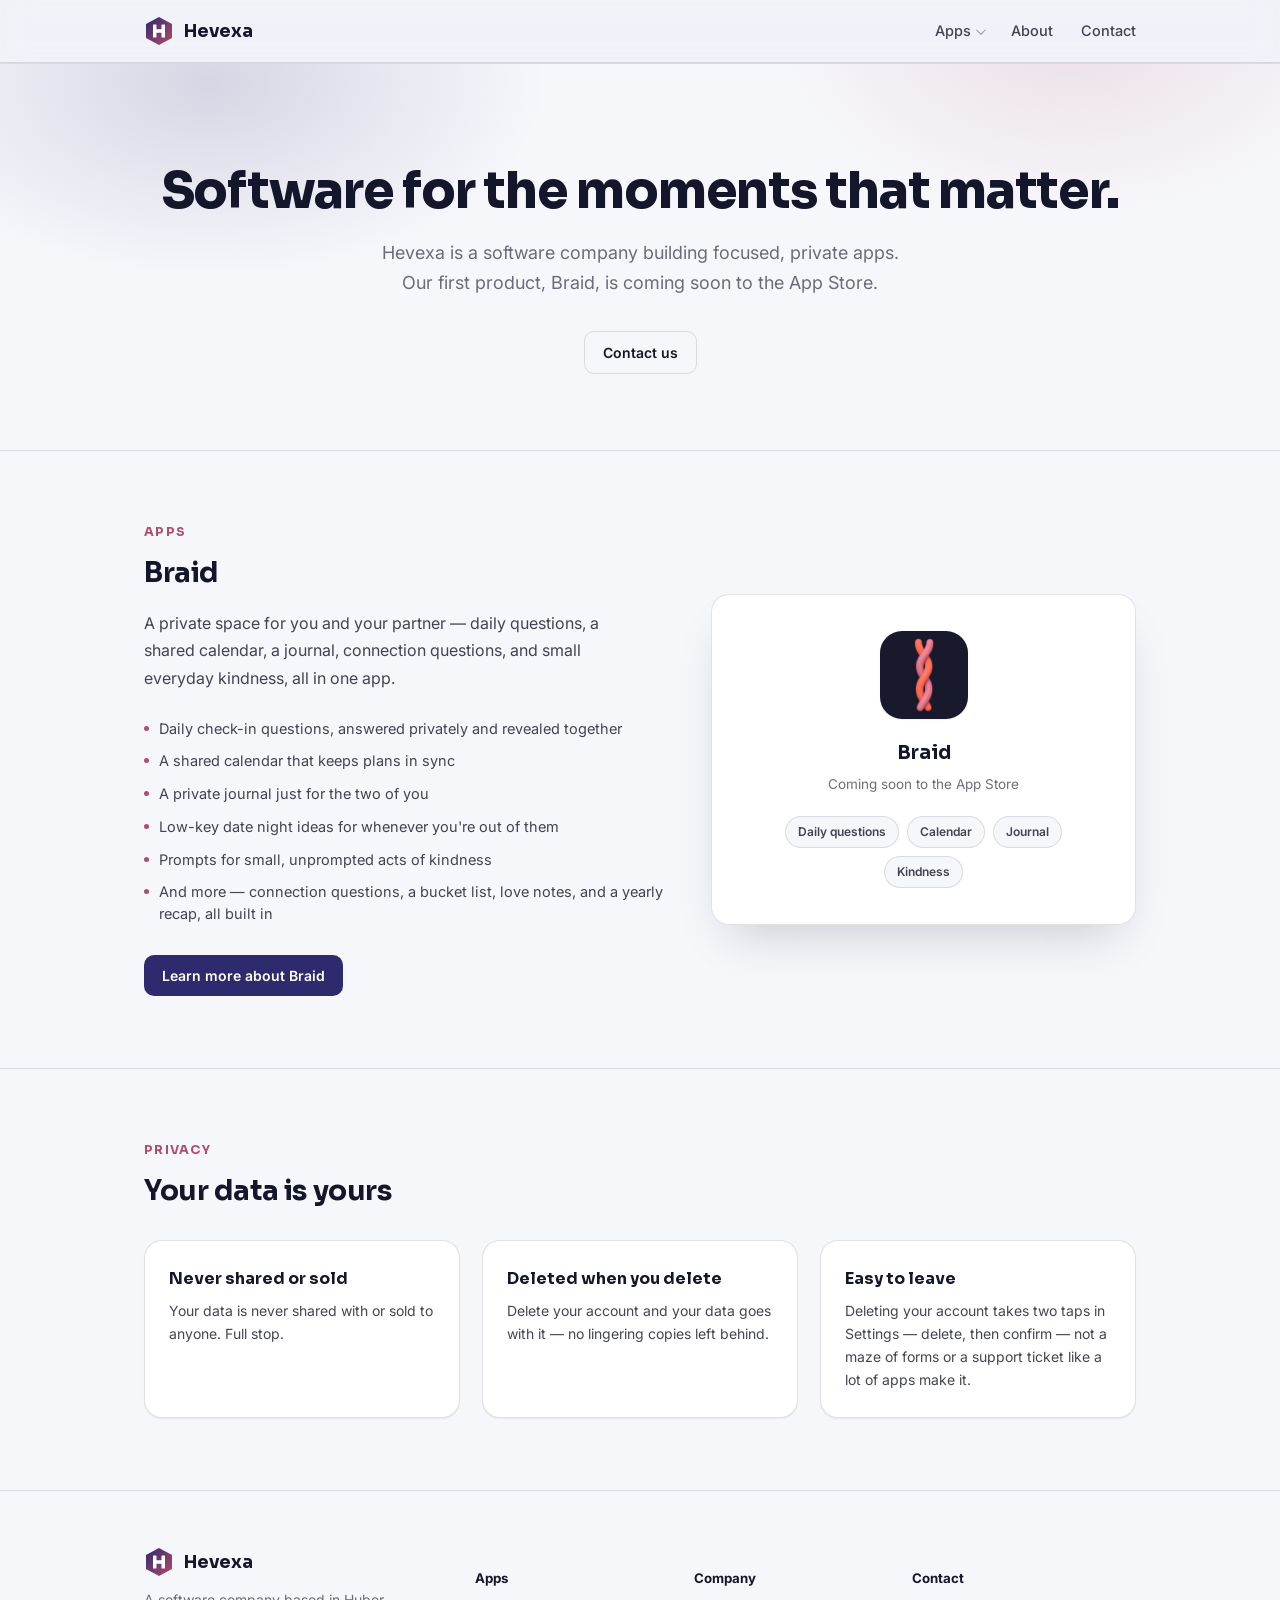
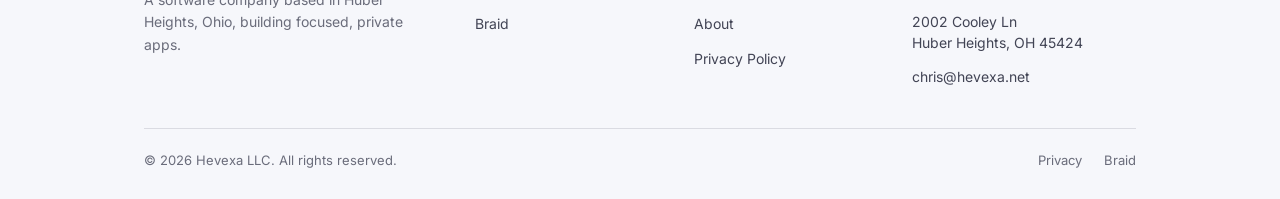
<file: index.html>
<!DOCTYPE html>
<html lang="en">
<head>
<meta charset="UTF-8">
<meta name="viewport" content="width=device-width, initial-scale=1.0">
<title>Hevexa LLC — Software company in Huber Heights, Ohio</title>
<meta name="description" content="Hevexa LLC is a software company based in Huber Heights, Ohio. Our first product, Braid, is a private app for couples — coming soon to the App Store.">
<link rel="canonical" href="https://hevexa.net/">
<link rel="icon" type="image/svg+xml" href="logo.svg">
<link rel="apple-touch-icon" href="logo.svg">
<meta name="theme-color" content="#3A3FC0">

<meta property="og:type" content="website">
<meta property="og:site_name" content="Hevexa">
<meta property="og:title" content="Hevexa LLC">
<meta property="og:description" content="A software company based in Huber Heights, Ohio, building Braid — a private app for couples.">
<meta property="og:url" content="https://hevexa.net/">
<meta property="og:image" content="https://hevexa.net/og-image.png">
<meta property="og:image:width" content="1200">
<meta property="og:image:height" content="630">
<meta name="twitter:card" content="summary_large_image">
<meta name="twitter:title" content="Hevexa LLC">
<meta name="twitter:description" content="A software company based in Huber Heights, Ohio, building Braid — a private app for couples.">

<link rel="preconnect" href="https://fonts.googleapis.com">
<link rel="preconnect" href="https://fonts.gstatic.com" crossorigin>
<link href="https://fonts.googleapis.com/css2?family=Sora:wght@600;700;800&family=Inter:wght@400;500;600&display=swap" rel="stylesheet">
<link rel="stylesheet" href="styles.css?v=2">

<script type="application/ld+json">
{
  "@context": "https://schema.org",
  "@type": "Organization",
  "name": "Hevexa",
  "legalName": "Hevexa LLC",
  "url": "https://hevexa.net/",
  "logo": "https://hevexa.net/logo.svg",
  "email": "chris@hevexa.net",
  "address": {
    "@type": "PostalAddress",
    "streetAddress": "2002 Cooley Ln",
    "addressLocality": "Huber Heights",
    "addressRegion": "OH",
    "postalCode": "45424",
    "addressCountry": "US"
  },
  "sameAs": [
    "https://braid.hevexa.net/"
  ]
}
</script>
</head>
<body>

<header class="site-header">
  <div class="wrap">
    <a class="brand" href="./">
      <img src="logo.svg" alt="Hevexa">
      <span>Hevexa</span>
    </a>
    <nav class="site-nav">
      <details class="nav-dropdown">
        <summary>Apps</summary>
        <div class="dropdown-menu">
          <a href="#braid">Braid</a>
        </div>
      </details>
      <a href="/about">About</a>
      <a href="#contact">Contact</a>
    </nav>
  </div>
</header>

<main>
  <section class="hero">
    <div class="wrap">
      <h1>Software for the moments that matter.</h1>
      <p class="lead">Hevexa is a software company building focused, private apps. Our first product, Braid, is coming soon to the App Store.</p>
      <div class="hero-actions">
        <a class="btn btn-ghost" href="#contact">Contact us</a>
      </div>
    </div>
  </section>

  <section id="braid">
    <div class="wrap">
      <div class="product-grid">
        <div class="product-copy">
          <h2 class="section-title">Apps</h2>
          <h3 class="section-heading">Braid</h3>
          <p>A private space for you and your partner — daily questions, a shared calendar, a journal, connection questions, and small everyday kindness, all in one app.</p>
          <ul class="feature-list">
            <li>Daily check-in questions, answered privately and revealed together</li>
            <li>A shared calendar that keeps plans in sync</li>
            <li>A private journal just for the two of you</li>
            <li>Low-key date night ideas for whenever you're out of them</li>
            <li>Prompts for small, unprompted acts of kindness</li>
            <li>And more — connection questions, a bucket list, love notes, and a yearly recap, all built in</li>
          </ul>
          <a class="btn btn-primary" href="https://braid.hevexa.net/">Learn more about Braid</a>
        </div>
        <div class="product-visual">
          <div class="icon-frame">
            <img src="braid-icon.png" alt="Braid app icon">
          </div>
          <h4>Braid</h4>
          <p class="store-status">Coming soon to the App Store</p>
          <div class="chip-row">
            <span class="chip">Daily questions</span>
            <span class="chip">Calendar</span>
            <span class="chip">Journal</span>
            <span class="chip">Kindness</span>
          </div>
        </div>
      </div>
    </div>
  </section>

  <section>
    <div class="wrap">
      <h2 class="section-title">Privacy</h2>
      <h3 class="section-heading">Your data is yours</h3>
      <div class="value-grid" style="margin-top:28px;">
        <div class="value-card">
          <h4>Never shared or sold</h4>
          <p>Your data is never shared with or sold to anyone. Full stop.</p>
        </div>
        <div class="value-card">
          <h4>Deleted when you delete</h4>
          <p>Delete your account and your data goes with it — no lingering copies left behind.</p>
        </div>
        <div class="value-card">
          <h4>Easy to leave</h4>
          <p>Deleting your account takes two taps in Settings — delete, then confirm — not a maze of forms or a support ticket like a lot of apps make it.</p>
        </div>
      </div>
    </div>
  </section>

</main>

<footer class="site-footer" id="contact">
  <div class="wrap">
    <div class="footer-grid">
      <div class="footer-brand">
        <a class="brand" href="./">
          <img src="logo.svg" alt="Hevexa">
          <span>Hevexa</span>
        </a>
        <p>A software company based in Huber Heights, Ohio, building focused, private apps.</p>
      </div>
      <div class="footer-col">
        <h5>Apps</h5>
        <ul>
          <li><a href="#braid">Braid</a></li>
        </ul>
      </div>
      <div class="footer-col">
        <h5>Company</h5>
        <ul>
          <li><a href="/about">About</a></li>
          <li><a href="/privacy">Privacy Policy</a></li>
        </ul>
      </div>
      <div class="footer-col">
        <h5>Contact</h5>
        <ul>
          <li class="plain">2002 Cooley Ln<br>Huber Heights, OH 45424</li>
          <li><a href="mailto:chris@hevexa.net">chris@hevexa.net</a></li>
        </ul>
      </div>
    </div>
    <div class="footer-bottom">
      <p>&copy; 2026 Hevexa LLC. All rights reserved.</p>
      <p class="legal-links">
        <a href="/privacy">Privacy</a>
        <a href="https://braid.hevexa.net/">Braid</a>
      </p>
    </div>
  </div>
</footer>

<script>
document.addEventListener('click', function (e) {
  document.querySelectorAll('.nav-dropdown[open]').forEach(function (d) {
    if (!d.contains(e.target)) d.removeAttribute('open');
  });
});
</script>

</body>
</html>
</file>
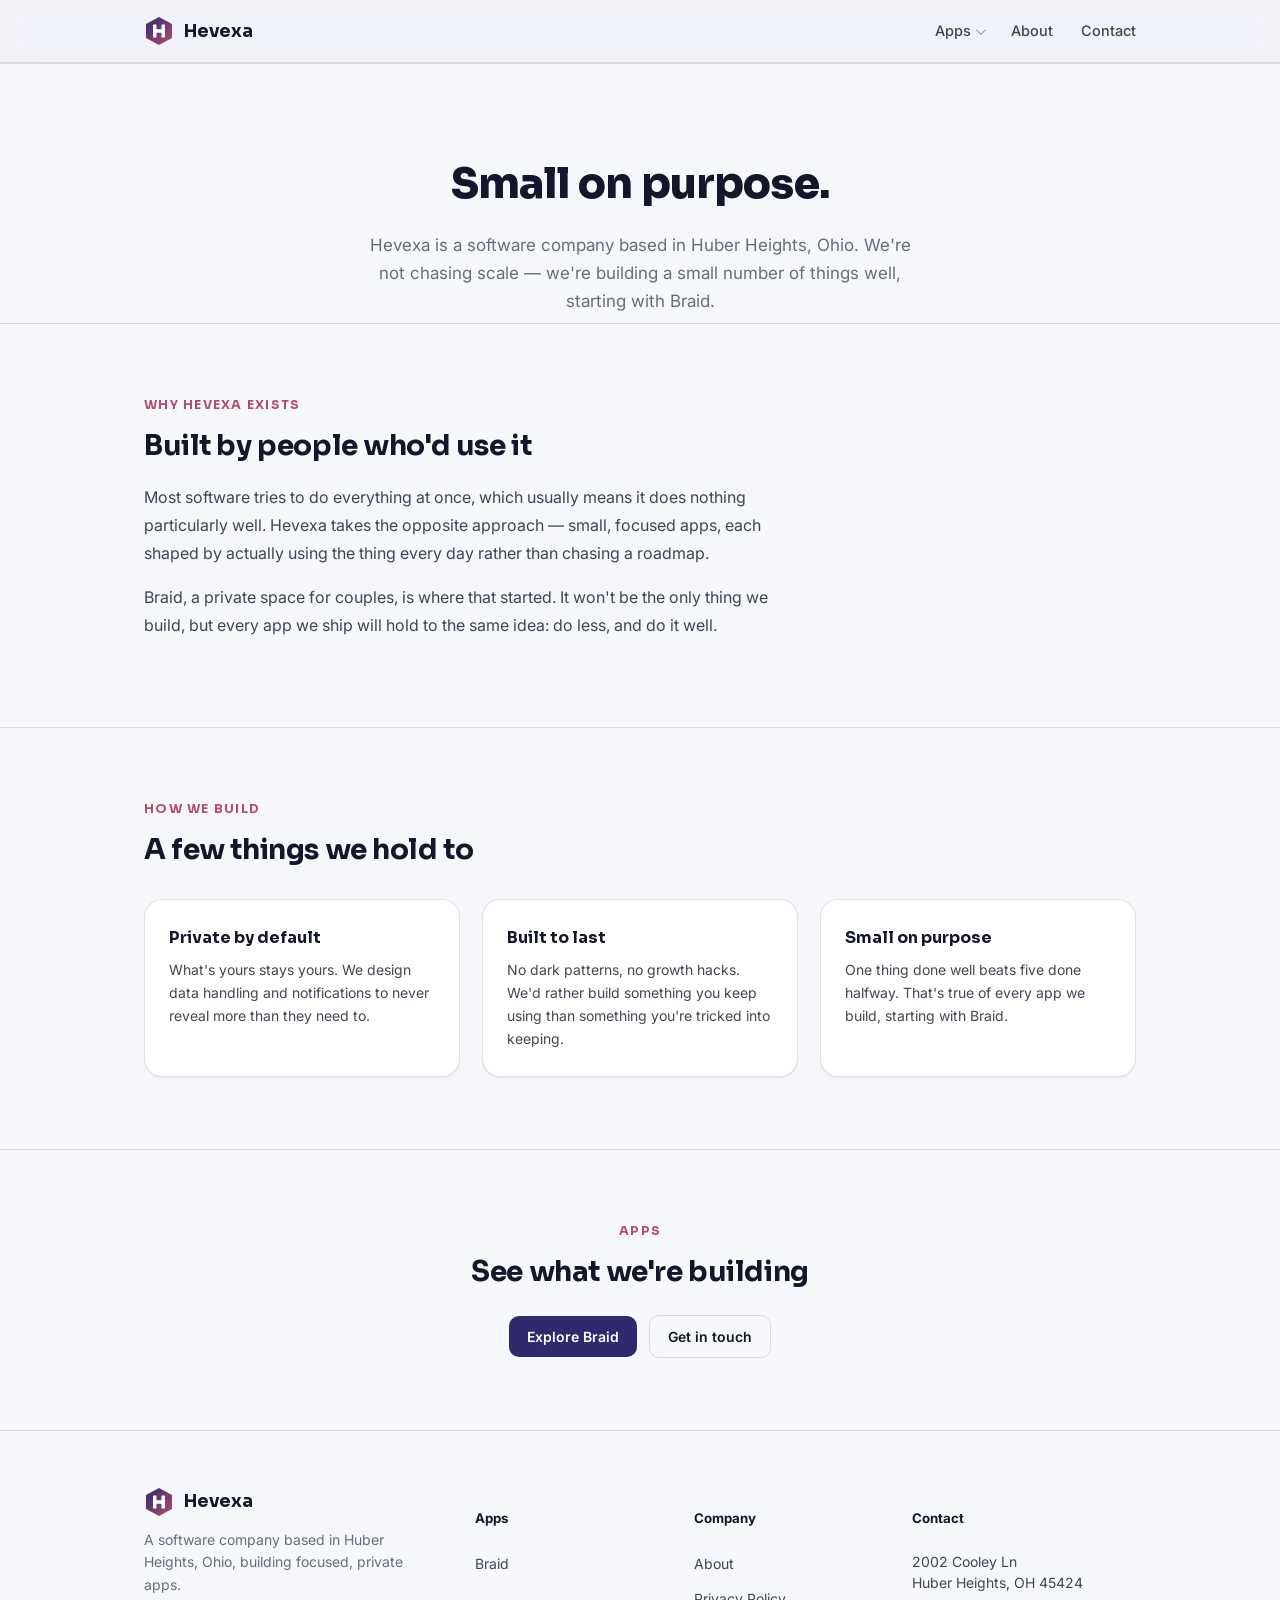
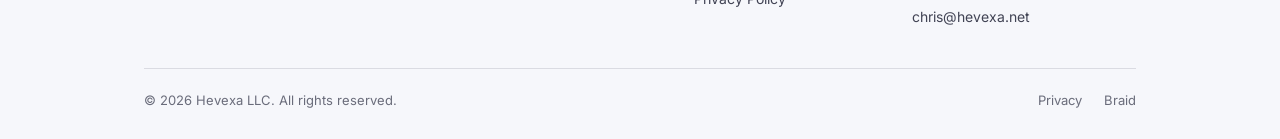
<file: about.html>
<!DOCTYPE html>
<html lang="en">
<head>
<meta charset="UTF-8">
<meta name="viewport" content="width=device-width, initial-scale=1.0">
<title>About Hevexa</title>
<meta name="description" content="Hevexa LLC is a small software company based in Huber Heights, Ohio, building focused, private apps — starting with Braid.">
<link rel="canonical" href="https://hevexa.net/about">
<link rel="icon" type="image/svg+xml" href="logo.svg">
<link rel="apple-touch-icon" href="logo.svg">
<meta name="theme-color" content="#3A3FC0">

<meta property="og:type" content="website">
<meta property="og:site_name" content="Hevexa">
<meta property="og:title" content="About Hevexa">
<meta property="og:description" content="A small software company based in Huber Heights, Ohio, building focused, private apps.">
<meta property="og:url" content="https://hevexa.net/about">
<meta property="og:image" content="https://hevexa.net/og-image.png">
<meta property="og:image:width" content="1200">
<meta property="og:image:height" content="630">
<meta name="twitter:card" content="summary_large_image">
<meta name="twitter:title" content="About Hevexa">
<meta name="twitter:description" content="A small software company based in Huber Heights, Ohio, building focused, private apps.">

<link rel="preconnect" href="https://fonts.googleapis.com">
<link rel="preconnect" href="https://fonts.gstatic.com" crossorigin>
<link href="https://fonts.googleapis.com/css2?family=Sora:wght@600;700;800&family=Inter:wght@400;500;600&display=swap" rel="stylesheet">
<link rel="stylesheet" href="styles.css?v=2">
</head>
<body>

<header class="site-header">
  <div class="wrap">
    <a class="brand" href="./">
      <img src="logo.svg" alt="Hevexa">
      <span>Hevexa</span>
    </a>
    <nav class="site-nav">
      <details class="nav-dropdown">
        <summary>Apps</summary>
        <div class="dropdown-menu">
          <a href="/#braid">Braid</a>
        </div>
      </details>
      <a href="/about">About</a>
      <a href="/#contact">Contact</a>
    </nav>
  </div>
</header>

<main>
  <section class="page-intro">
    <div class="wrap">
      <h1>Small on purpose.</h1>
      <p class="lead">Hevexa is a software company based in Huber Heights, Ohio. We're not chasing scale — we're building a small number of things well, starting with Braid.</p>
    </div>
  </section>

  <section>
    <div class="wrap">
      <h2 class="section-title">Why Hevexa exists</h2>
      <h3 class="section-heading">Built by people who'd use it</h3>
      <div class="prose">
        <p>Most software tries to do everything at once, which usually means it does nothing particularly well. Hevexa takes the opposite approach — small, focused apps, each shaped by actually using the thing every day rather than chasing a roadmap.</p>
        <p>Braid, a private space for couples, is where that started. It won't be the only thing we build, but every app we ship will hold to the same idea: do less, and do it well.</p>
      </div>
    </div>
  </section>

  <section>
    <div class="wrap">
      <h2 class="section-title">How we build</h2>
      <h3 class="section-heading">A few things we hold to</h3>
      <div class="value-grid" style="margin-top:28px;">
        <div class="value-card">
          <h4>Private by default</h4>
          <p>What's yours stays yours. We design data handling and notifications to never reveal more than they need to.</p>
        </div>
        <div class="value-card">
          <h4>Built to last</h4>
          <p>No dark patterns, no growth hacks. We'd rather build something you keep using than something you're tricked into keeping.</p>
        </div>
        <div class="value-card">
          <h4>Small on purpose</h4>
          <p>One thing done well beats five done halfway. That's true of every app we build, starting with Braid.</p>
        </div>
      </div>
    </div>
  </section>

  <section class="cta-band">
    <div class="wrap">
      <h2 class="section-title">Apps</h2>
      <h3 class="section-heading">See what we're building</h3>
      <div class="hero-actions">
        <a class="btn btn-primary" href="https://braid.hevexa.net/">Explore Braid</a>
        <a class="btn btn-ghost" href="/#contact">Get in touch</a>
      </div>
    </div>
  </section>
</main>

<footer class="site-footer" id="contact">
  <div class="wrap">
    <div class="footer-grid">
      <div class="footer-brand">
        <a class="brand" href="./">
          <img src="logo.svg" alt="Hevexa">
          <span>Hevexa</span>
        </a>
        <p>A software company based in Huber Heights, Ohio, building focused, private apps.</p>
      </div>
      <div class="footer-col">
        <h5>Apps</h5>
        <ul>
          <li><a href="/#braid">Braid</a></li>
        </ul>
      </div>
      <div class="footer-col">
        <h5>Company</h5>
        <ul>
          <li><a href="/about">About</a></li>
          <li><a href="/privacy">Privacy Policy</a></li>
        </ul>
      </div>
      <div class="footer-col">
        <h5>Contact</h5>
        <ul>
          <li class="plain">2002 Cooley Ln<br>Huber Heights, OH 45424</li>
          <li><a href="mailto:chris@hevexa.net">chris@hevexa.net</a></li>
        </ul>
      </div>
    </div>
    <div class="footer-bottom">
      <p>&copy; 2026 Hevexa LLC. All rights reserved.</p>
      <p class="legal-links">
        <a href="/privacy">Privacy</a>
        <a href="https://braid.hevexa.net/">Braid</a>
      </p>
    </div>
  </div>
</footer>

<script>
document.addEventListener('click', function (e) {
  document.querySelectorAll('.nav-dropdown[open]').forEach(function (d) {
    if (!d.contains(e.target)) d.removeAttribute('open');
  });
});
</script>

</body>
</html>
</file>
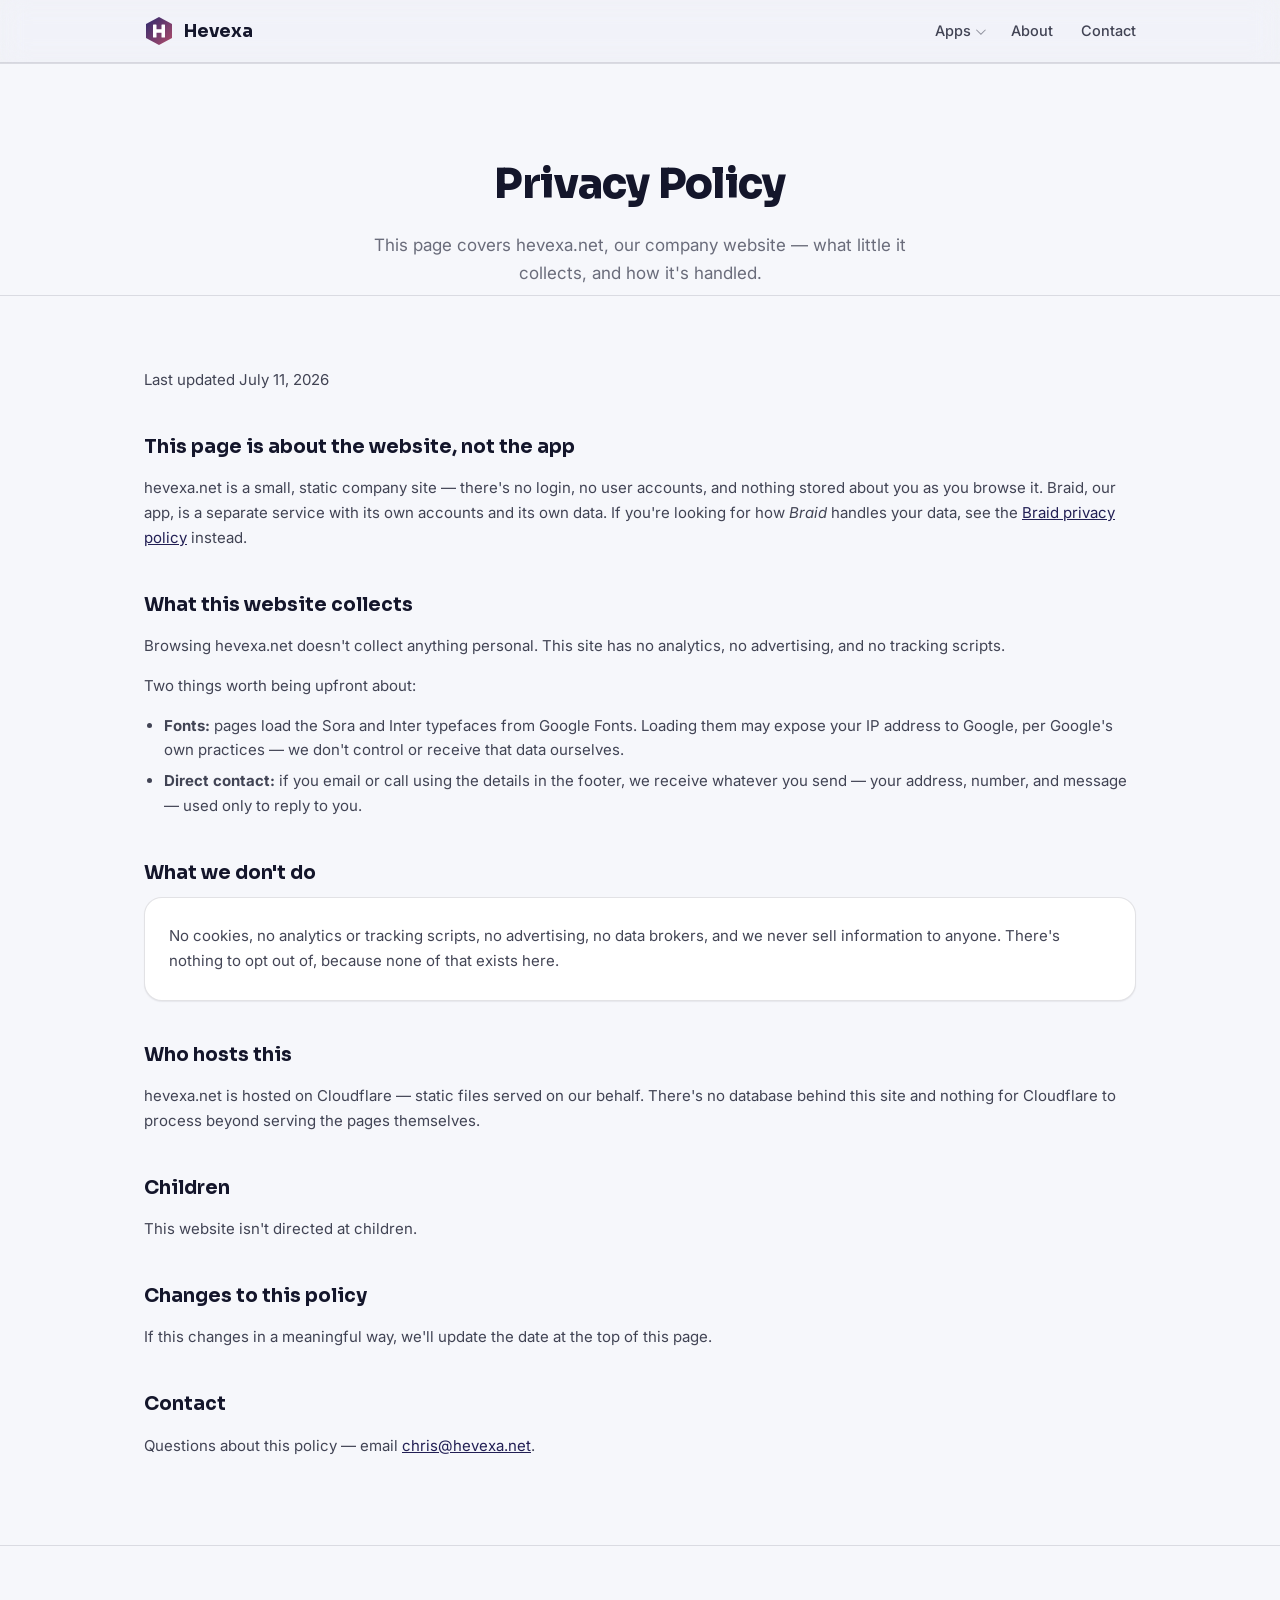
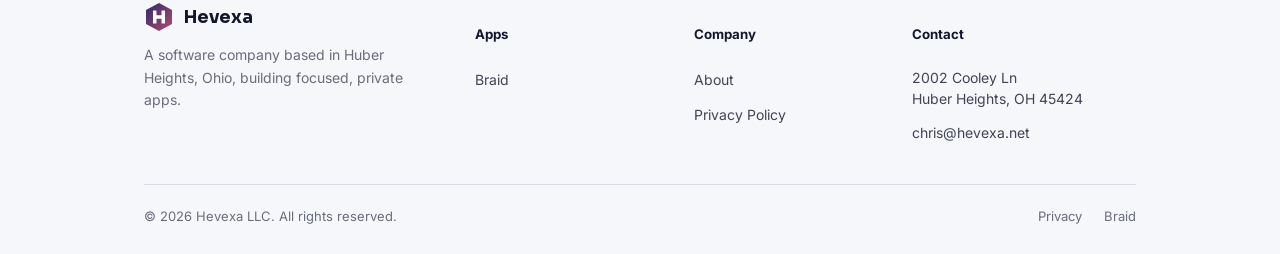
<file: privacy.html>
<!DOCTYPE html>
<html lang="en">
<head>
<meta charset="UTF-8">
<meta name="viewport" content="width=device-width, initial-scale=1.0">
<title>Privacy Policy — Hevexa</title>
<meta name="description" content="How hevexa.net collects, uses, and protects information.">
<link rel="canonical" href="https://hevexa.net/privacy">
<link rel="icon" type="image/svg+xml" href="logo.svg">
<link rel="apple-touch-icon" href="logo.svg">
<meta name="theme-color" content="#3A3FC0">
<meta name="robots" content="noindex">

<link rel="preconnect" href="https://fonts.googleapis.com">
<link rel="preconnect" href="https://fonts.gstatic.com" crossorigin>
<link href="https://fonts.googleapis.com/css2?family=Sora:wght@600;700;800&family=Inter:wght@400;500;600&display=swap" rel="stylesheet">
<link rel="stylesheet" href="styles.css?v=2">

<style>
  .legal h2 {
    font-family: 'Sora', sans-serif;
    font-weight: 700;
    font-size: 19px;
    margin: 40px 0 10px;
  }
  .legal h2:first-child { margin-top: 0; }
  .legal p, .legal li {
    color: var(--muted-strong);
    font-size: 15px;
    line-height: 1.65;
  }
  .legal ul { padding-left: 20px; margin: 10px 0; }
  .legal li { margin-bottom: 6px; }
  .updated { color: var(--muted); font-size: 13.5px; margin: 0 0 8px; }
</style>
</head>
<body>

<header class="site-header">
  <div class="wrap">
    <a class="brand" href="./">
      <img src="logo.svg" alt="Hevexa">
      <span>Hevexa</span>
    </a>
    <nav class="site-nav">
      <details class="nav-dropdown">
        <summary>Apps</summary>
        <div class="dropdown-menu">
          <a href="/#braid">Braid</a>
        </div>
      </details>
      <a href="/about">About</a>
      <a href="/#contact">Contact</a>
    </nav>
  </div>
</header>

<main>
  <section class="page-intro">
    <div class="wrap">
      <h1>Privacy Policy</h1>
      <p class="lead">This page covers hevexa.net, our company website — what little it collects, and how it's handled.</p>
    </div>
  </section>

  <section>
    <div class="wrap legal">
      <p class="updated">Last updated July 11, 2026</p>

      <h2>This page is about the website, not the app</h2>
      <p>hevexa.net is a small, static company site — there's no login, no user accounts, and nothing stored about you as you browse it. Braid, our app, is a separate service with its own accounts and its own data. If you're looking for how <em>Braid</em> handles your data, see the <a href="https://braid.hevexa.net/privacy">Braid privacy policy</a> instead.</p>

      <h2>What this website collects</h2>
      <p>Browsing hevexa.net doesn't collect anything personal. This site has no analytics, no advertising, and no tracking scripts.</p>
      <p>Two things worth being upfront about:</p>
      <ul>
        <li><strong>Fonts:</strong> pages load the Sora and Inter typefaces from Google Fonts. Loading them may expose your IP address to Google, per Google's own practices — we don't control or receive that data ourselves.</li>
        <li><strong>Direct contact:</strong> if you email or call using the details in the footer, we receive whatever you send — your address, number, and message — used only to reply to you.</li>
      </ul>

      <h2>What we don't do</h2>
      <div class="value-card">
        <p>No cookies, no analytics or tracking scripts, no advertising, no data brokers, and we never sell information to anyone. There's nothing to opt out of, because none of that exists here.</p>
      </div>

      <h2>Who hosts this</h2>
      <p>hevexa.net is hosted on Cloudflare — static files served on our behalf. There's no database behind this site and nothing for Cloudflare to process beyond serving the pages themselves.</p>

      <h2>Children</h2>
      <p>This website isn't directed at children.</p>

      <h2>Changes to this policy</h2>
      <p>If this changes in a meaningful way, we'll update the date at the top of this page.</p>

      <h2>Contact</h2>
      <p>Questions about this policy — email <a href="mailto:chris@hevexa.net">chris@hevexa.net</a>.</p>
    </div>
  </section>
</main>

<footer class="site-footer" id="contact">
  <div class="wrap">
    <div class="footer-grid">
      <div class="footer-brand">
        <a class="brand" href="./">
          <img src="logo.svg" alt="Hevexa">
          <span>Hevexa</span>
        </a>
        <p>A software company based in Huber Heights, Ohio, building focused, private apps.</p>
      </div>
      <div class="footer-col">
        <h5>Apps</h5>
        <ul>
          <li><a href="/#braid">Braid</a></li>
        </ul>
      </div>
      <div class="footer-col">
        <h5>Company</h5>
        <ul>
          <li><a href="/about">About</a></li>
          <li><a href="/privacy">Privacy Policy</a></li>
        </ul>
      </div>
      <div class="footer-col">
        <h5>Contact</h5>
        <ul>
          <li class="plain">2002 Cooley Ln<br>Huber Heights, OH 45424</li>
          <li><a href="mailto:chris@hevexa.net">chris@hevexa.net</a></li>
        </ul>
      </div>
    </div>
    <div class="footer-bottom">
      <p>&copy; 2026 Hevexa LLC. All rights reserved.</p>
      <p class="legal-links">
        <a href="/privacy">Privacy</a>
        <a href="https://braid.hevexa.net/">Braid</a>
      </p>
    </div>
  </div>
</footer>

<script>
document.addEventListener('click', function (e) {
  document.querySelectorAll('.nav-dropdown[open]').forEach(function (d) {
    if (!d.contains(e.target)) d.removeAttribute('open');
  });
});
</script>

</body>
</html>
</file>
<file: styles.css>
/* Self-hosted (was Google Fonts) -- one variable-font file per family
   covers the whole weight range Google was serving us across separate
   400/500/600 (Inter) and 600/700/800 (Sora) requests; confirmed via the
   fonts.googleapis.com CSS2 response that all requested weights within
   the "latin" subset already resolved to this same file per family.
   font-display was `swap` initially, but PageSpeed's desktop run (which
   applies network throttling) still caught a real CLS of 0.256 on
   /privacy with "Web font loaded" as the culprit -- preloading the files
   didn't fix it under throttled conditions, so this uses `optional`
   instead: the browser waits a short beat for the font and, if it's not
   ready by first paint, just keeps the fallback for that page view
   rather than reflowing into the custom font later. Trades an
   occasional fallback-font render on a slow first visit for guaranteed
   zero layout shift. */
@font-face {
  font-family: 'Inter';
  font-style: normal;
  font-weight: 400 600;
  font-display: optional;
  src: url(/fonts/inter-latin.woff2) format('woff2');
  unicode-range: U+0000-00FF, U+0131, U+0152-0153, U+02BB-02BC, U+02C6, U+02DA, U+02DC, U+0304, U+0308, U+0329, U+2000-206F, U+20AC, U+2122, U+2191, U+2193, U+2212, U+2215, U+FEFF, U+FFFD;
}

@font-face {
  font-family: 'Sora';
  font-style: normal;
  font-weight: 600 800;
  font-display: optional;
  src: url(/fonts/sora-latin.woff2) format('woff2');
  unicode-range: U+0000-00FF, U+0131, U+0152-0153, U+02BB-02BC, U+02C6, U+02DA, U+02DC, U+0304, U+0308, U+0329, U+2000-206F, U+20AC, U+2122, U+2191, U+2193, U+2212, U+2215, U+FEFF, U+FFFD;
}

.sr-only {
  position: absolute;
  width: 1px;
  height: 1px;
  padding: 0;
  margin: -1px;
  overflow: hidden;
  clip: rect(0, 0, 0, 0);
  white-space: nowrap;
  border: 0;
}

:root {
  --ink: #14162B;
  --ink-rgb: 20, 22, 43;
  --muted: rgba(var(--ink-rgb), 0.62);
  --muted-strong: rgba(var(--ink-rgb), 0.8);
  --bg: #F6F7FB;
  --card-bg: #FFFFFF;
  --line: rgba(var(--ink-rgb), 0.12);
  --indigo: #2D2A6E;
  --indigo-dark: #221F54;
  --rose: #B24C6B;
  --accent-bg: rgba(45, 42, 110, 0.08);
  --shadow-sm: 0 1px 2px rgba(20, 22, 43, 0.04), 0 1px 1px rgba(20, 22, 43, 0.03);
  --shadow-lg: 0 24px 48px -20px rgba(20, 22, 43, 0.22);
  --radius: 18px;
  --radius-sm: 12px;
}

@media (prefers-color-scheme: dark) {
  :root {
    --ink: #EDEEF7;
    --ink-rgb: 237, 238, 247;
    --bg: #0D0E1C;
    --card-bg: #171929;
    --line: rgba(237, 238, 247, 0.13);
    --indigo: #8983DA;
    --indigo-dark: #A29CEA;
    --rose: #F28FA6;
    --accent-bg: rgba(137, 131, 218, 0.14);
    --shadow-sm: 0 1px 2px rgba(0, 0, 0, 0.3);
    --shadow-lg: 0 24px 48px -20px rgba(0, 0, 0, 0.6);
  }
}

* {
  box-sizing: border-box;
}

html {
  scroll-behavior: smooth;
}

body {
  margin: 0;
  background: var(--bg);
  color: var(--ink);
  font-family: 'Inter', -apple-system, BlinkMacSystemFont, sans-serif;
  line-height: 1.5;
  -webkit-font-smoothing: antialiased;
}

a {
  color: var(--indigo-dark);
}

.wrap {
  max-width: 1040px;
  margin: 0 auto;
  padding: 0 24px;
}

/* Header */

header.site-header {
  position: sticky;
  top: 0;
  z-index: 20;
  background: rgba(var(--ink-rgb), 0.02);
  backdrop-filter: blur(14px) saturate(1.4);
  -webkit-backdrop-filter: blur(14px) saturate(1.4);
  border-bottom: 1px solid var(--line);
}

.site-header .wrap {
  position: relative;
  display: flex;
  align-items: center;
  justify-content: space-between;
  padding-top: 16px;
  padding-bottom: 16px;
}

.brand {
  display: flex;
  align-items: center;
  gap: 10px;
  text-decoration: none;
  color: var(--ink);
}

.brand img {
  width: 30px;
  height: 30px;
  display: block;
}

.brand span {
  font-family: 'Sora', sans-serif;
  font-weight: 700;
  font-size: 18px;
  letter-spacing: -0.01em;
}

nav.site-nav {
  display: flex;
  align-items: center;
  gap: 28px;
}

nav.site-nav a {
  color: var(--muted-strong);
  text-decoration: none;
  font-size: 14.5px;
  font-weight: 500;
  transition: color 0.15s ease;
}

nav.site-nav a:hover {
  color: var(--indigo-dark);
}

.nav-toggle-input {
  display: none;
}

.nav-toggle-label {
  display: none;
  flex-direction: column;
  justify-content: center;
  gap: 5px;
  width: 32px;
  height: 32px;
  cursor: pointer;
}

.nav-toggle-label span {
  display: block;
  height: 2px;
  border-radius: 2px;
  background: var(--ink);
}

.nav-dropdown {
  position: relative;
}

.nav-dropdown summary {
  list-style: none;
  cursor: pointer;
  display: flex;
  align-items: center;
  gap: 5px;
  color: var(--muted-strong);
  font-size: 14.5px;
  font-weight: 500;
  transition: color 0.15s ease;
}

.nav-dropdown summary::-webkit-details-marker {
  display: none;
}

.nav-dropdown summary::after {
  content: "";
  width: 6px;
  height: 6px;
  border-right: 1.5px solid currentColor;
  border-bottom: 1.5px solid currentColor;
  transform: rotate(45deg) translateY(-2px);
  opacity: 0.55;
  transition: transform 0.15s ease;
}

.nav-dropdown[open] summary::after {
  transform: rotate(-135deg) translateY(2px);
}

.nav-dropdown summary:hover,
.nav-dropdown[open] summary {
  color: var(--indigo-dark);
}

.nav-dropdown .dropdown-menu {
  position: absolute;
  top: calc(100% + 16px);
  left: 0;
  min-width: 160px;
  background: var(--card-bg);
  border: 1px solid var(--line);
  border-radius: var(--radius-sm);
  box-shadow: var(--shadow-lg);
  padding: 8px;
  display: flex;
  flex-direction: column;
  gap: 2px;
}

.nav-dropdown .dropdown-menu a {
  display: block;
  padding: 9px 12px;
  border-radius: 8px;
  color: var(--muted-strong);
  text-decoration: none;
  font-size: 14px;
  font-weight: 500;
}

.nav-dropdown .dropdown-menu a:hover {
  background: var(--accent-bg);
  color: var(--indigo-dark);
}

/* Buttons */

.btn {
  display: inline-flex;
  align-items: center;
  gap: 6px;
  text-decoration: none;
  font-size: 14px;
  font-weight: 600;
  padding: 10px 18px;
  border-radius: 10px;
  border: none;
  cursor: pointer;
  transition: opacity 0.15s ease, transform 0.15s ease;
}

.btn-primary {
  background: var(--indigo);
  color: #fff;
}

.btn-primary:hover {
  opacity: 0.92;
}

.btn-ghost {
  background: transparent;
  color: var(--ink);
  border: 1px solid var(--line);
}

.btn-ghost:hover {
  border-color: rgba(var(--ink-rgb), 0.25);
}

.btn-sm {
  padding: 8px 16px;
  font-size: 13.5px;
}

/* Hero */

.hero {
  position: relative;
  padding: 100px 0 76px;
  text-align: center;
  overflow: hidden;
}

.hero::before {
  content: "";
  position: absolute;
  inset: -20% -10% auto -10%;
  height: 480px;
  background:
    radial-gradient(480px 280px at 22% 20%, rgba(45, 42, 110, 0.16), transparent 70%),
    radial-gradient(420px 260px at 78% 10%, rgba(178, 76, 107, 0.14), transparent 70%);
  pointer-events: none;
  z-index: -1;
}

.hero-mark {
  width: 68px;
  height: 68px;
  margin: 0 auto 28px;
  filter: drop-shadow(0 14px 26px rgba(45, 42, 110, 0.28));
}

.hero-mark img {
  width: 100%;
  height: 100%;
  display: block;
}

.hero h1 {
  font-family: 'Sora', sans-serif;
  font-weight: 800;
  font-size: 50px;
  line-height: 1.08;
  letter-spacing: -0.025em;
  margin: 0 0 20px;
}

.hero p.lead {
  max-width: 520px;
  margin: 0 auto 34px;
  color: var(--muted);
  font-size: 18px;
  line-height: 1.65;
}

.hero-actions {
  display: flex;
  align-items: center;
  justify-content: center;
  gap: 12px;
  flex-wrap: wrap;
}

/* Sections */

section {
  padding: 72px 0;
  border-top: 1px solid var(--line);
}

.section-head {
  margin-bottom: 36px;
}

h2.section-title {
  font-family: 'Sora', sans-serif;
  font-weight: 700;
  font-size: 12.5px;
  text-transform: uppercase;
  letter-spacing: 0.1em;
  color: var(--rose);
  margin: 0 0 10px;
}

h3.section-heading {
  font-family: 'Sora', sans-serif;
  font-weight: 700;
  font-size: 28px;
  letter-spacing: -0.015em;
  margin: 0;
}

/* Product / Braid */

.product-grid {
  display: grid;
  grid-template-columns: 1.1fr 0.9fr;
  gap: 48px;
  align-items: center;
}

.product-copy p {
  color: var(--muted-strong);
  font-size: 16px;
  line-height: 1.7;
  max-width: 460px;
  margin: 16px 0 26px;
}

.feature-list {
  list-style: none;
  margin: 0 0 30px;
  padding: 0;
  display: grid;
  gap: 11px;
}

.feature-list li {
  display: flex;
  align-items: baseline;
  gap: 10px;
  font-size: 14.5px;
  color: var(--muted-strong);
}

.feature-list li::before {
  content: "";
  width: 5px;
  height: 5px;
  border-radius: 50%;
  background: var(--rose);
  flex-shrink: 0;
  transform: translateY(-3px);
}

.product-visual {
  background: var(--card-bg);
  border: 1px solid var(--line);
  border-radius: var(--radius);
  box-shadow: var(--shadow-lg);
  padding: 36px 30px;
  text-align: center;
}

.product-visual .icon-frame {
  width: 88px;
  height: 88px;
  border-radius: 22px;
  margin: 0 auto 20px;
  overflow: hidden;
  box-shadow: var(--shadow-sm);
}

.product-visual .icon-frame img {
  width: 100%;
  height: 100%;
  display: block;
}

.product-visual h4 {
  font-family: 'Sora', sans-serif;
  font-size: 19px;
  margin: 0 0 6px;
}

.product-visual .store-status {
  font-size: 13.5px;
  color: var(--muted);
  margin: 0 0 22px;
}

.chip-row {
  display: flex;
  flex-wrap: wrap;
  gap: 8px;
  justify-content: center;
}

.chip {
  font-size: 12px;
  font-weight: 600;
  color: var(--muted-strong);
  background: var(--bg);
  border: 1px solid var(--line);
  padding: 6px 12px;
  border-radius: 999px;
}

/* About */

.prose p {
  color: var(--muted-strong);
  font-size: 16px;
  line-height: 1.75;
  max-width: 640px;
}

.page-intro {
  padding: 88px 0 8px;
  text-align: center;
}

.page-intro h1 {
  font-family: 'Sora', sans-serif;
  font-weight: 800;
  font-size: 42px;
  letter-spacing: -0.02em;
  margin: 0 0 16px;
}

.page-intro p.lead {
  max-width: 560px;
  margin: 0 auto;
  color: var(--muted);
  font-size: 17px;
  line-height: 1.65;
}

.value-grid {
  display: grid;
  grid-template-columns: repeat(3, 1fr);
  gap: 22px;
}

.value-card {
  background: var(--card-bg);
  border: 1px solid var(--line);
  border-radius: var(--radius);
  padding: 26px 24px;
  box-shadow: var(--shadow-sm);
}

.value-card h4 {
  font-family: 'Sora', sans-serif;
  font-size: 16px;
  margin: 0 0 8px;
}

.value-card p {
  color: var(--muted-strong);
  font-size: 14px;
  line-height: 1.65;
  margin: 0;
}

.cta-band {
  text-align: center;
}

.cta-band h3.section-heading {
  margin-bottom: 14px;
}

.cta-band .hero-actions {
  display: flex;
  align-items: center;
  justify-content: center;
  gap: 12px;
  flex-wrap: wrap;
  margin-top: 22px;
}

/* Contact */

.contact-card {
  background: var(--card-bg);
  border: 1px solid var(--line);
  border-radius: var(--radius);
  box-shadow: var(--shadow-sm);
  padding: 28px 30px;
  max-width: 480px;
  margin-top: 28px;
}

#contact-form {
  display: flex;
  flex-direction: column;
  gap: 10px;
}

#contact-form input,
#contact-form textarea {
  width: 100%;
  padding: 12px 14px;
  border-radius: 10px;
  border: 1px solid var(--line);
  background: var(--bg);
  color: var(--ink);
  font-size: 14.5px;
  font-family: 'Inter', sans-serif;
}

#contact-form textarea {
  min-height: 110px;
  resize: vertical;
}

.hp-field {
  position: absolute;
  left: -9999px;
  width: 1px;
  height: 1px;
  opacity: 0;
}

#contact-btn {
  align-self: flex-start;
  border: none;
  background: var(--indigo);
  color: #fff;
  font-weight: 600;
  font-size: 14.5px;
  padding: 12px 20px;
  border-radius: 10px;
  cursor: pointer;
  transition: opacity 0.15s ease;
}

#contact-btn:hover {
  opacity: 0.92;
}

#contact-btn:disabled {
  opacity: 0.6;
  cursor: default;
}

#contact-msg {
  font-size: 13.5px;
  margin: 10px 0 0;
  min-height: 16px;
}

#contact-msg.error {
  color: #B8401F;
}

#contact-msg.success {
  color: #3E6B3E;
}

p.alt-contact {
  font-size: 13px;
  color: var(--muted);
  margin: 16px 0 0;
}

/* Footer */

footer.site-footer {
  border-top: 1px solid var(--line);
  padding: 56px 0 28px;
}

.footer-grid {
  display: grid;
  grid-template-columns: 1.3fr 0.8fr 0.8fr 1fr;
  gap: 40px;
  padding-bottom: 40px;
}

.footer-brand .brand {
  margin-bottom: 12px;
}

.footer-brand p {
  color: var(--muted);
  font-size: 14px;
  line-height: 1.6;
  max-width: 260px;
  margin: 0;
}

.footer-col h2 {
  font-family: 'Sora', sans-serif;
  font-size: 12.5px;
  text-transform: uppercase;
  letter-spacing: 0.08em;
  color: var(--muted);
  margin: 0 0 16px;
  font-weight: 700;
}

.footer-col ul {
  list-style: none;
  margin: 0;
  padding: 0;
  display: grid;
  gap: 11px;
}

.footer-col a {
  color: var(--muted-strong);
  text-decoration: none;
  font-size: 14px;
}

.footer-col a:hover {
  color: var(--indigo-dark);
}

.footer-col .plain {
  color: var(--muted-strong);
  font-size: 14px;
}

.footer-bottom {
  border-top: 1px solid var(--line);
  padding-top: 22px;
  display: flex;
  justify-content: space-between;
  align-items: center;
  flex-wrap: wrap;
  gap: 12px;
}

.footer-bottom p {
  margin: 0;
  font-size: 13px;
  color: var(--muted);
}

.footer-bottom .legal-links a {
  color: var(--muted);
  text-decoration: none;
  margin-left: 18px;
  font-size: 13px;
}

.footer-bottom .legal-links a:hover {
  color: var(--indigo-dark);
}

@media (max-width: 760px) {
  .nav-toggle-label {
    display: flex;
  }
  nav.site-nav {
    display: none;
    position: absolute;
    top: 100%;
    left: 0;
    right: 0;
    flex-direction: column;
    align-items: flex-start;
    gap: 2px;
    padding: 8px 24px 20px;
    background: var(--bg);
    border-bottom: 1px solid var(--line);
    box-shadow: var(--shadow-lg);
  }
  .nav-toggle-input:checked ~ nav.site-nav {
    display: flex;
  }
  nav.site-nav a {
    width: 100%;
    padding: 12px 0;
  }
  .nav-dropdown {
    width: 100%;
  }
  .nav-dropdown summary {
    padding: 12px 0;
  }
  .hero h1 {
    font-size: 36px;
  }
  .product-grid,
  .value-grid {
    grid-template-columns: 1fr;
  }
  .page-intro h1 {
    font-size: 32px;
  }
  .product-visual {
    order: -1;
  }
  .footer-grid {
    grid-template-columns: 1fr;
    gap: 28px;
  }
  .footer-bottom {
    flex-direction: column;
    align-items: flex-start;
  }
  .footer-bottom .legal-links a {
    margin-left: 0;
    margin-right: 16px;
  }
}
</file>
